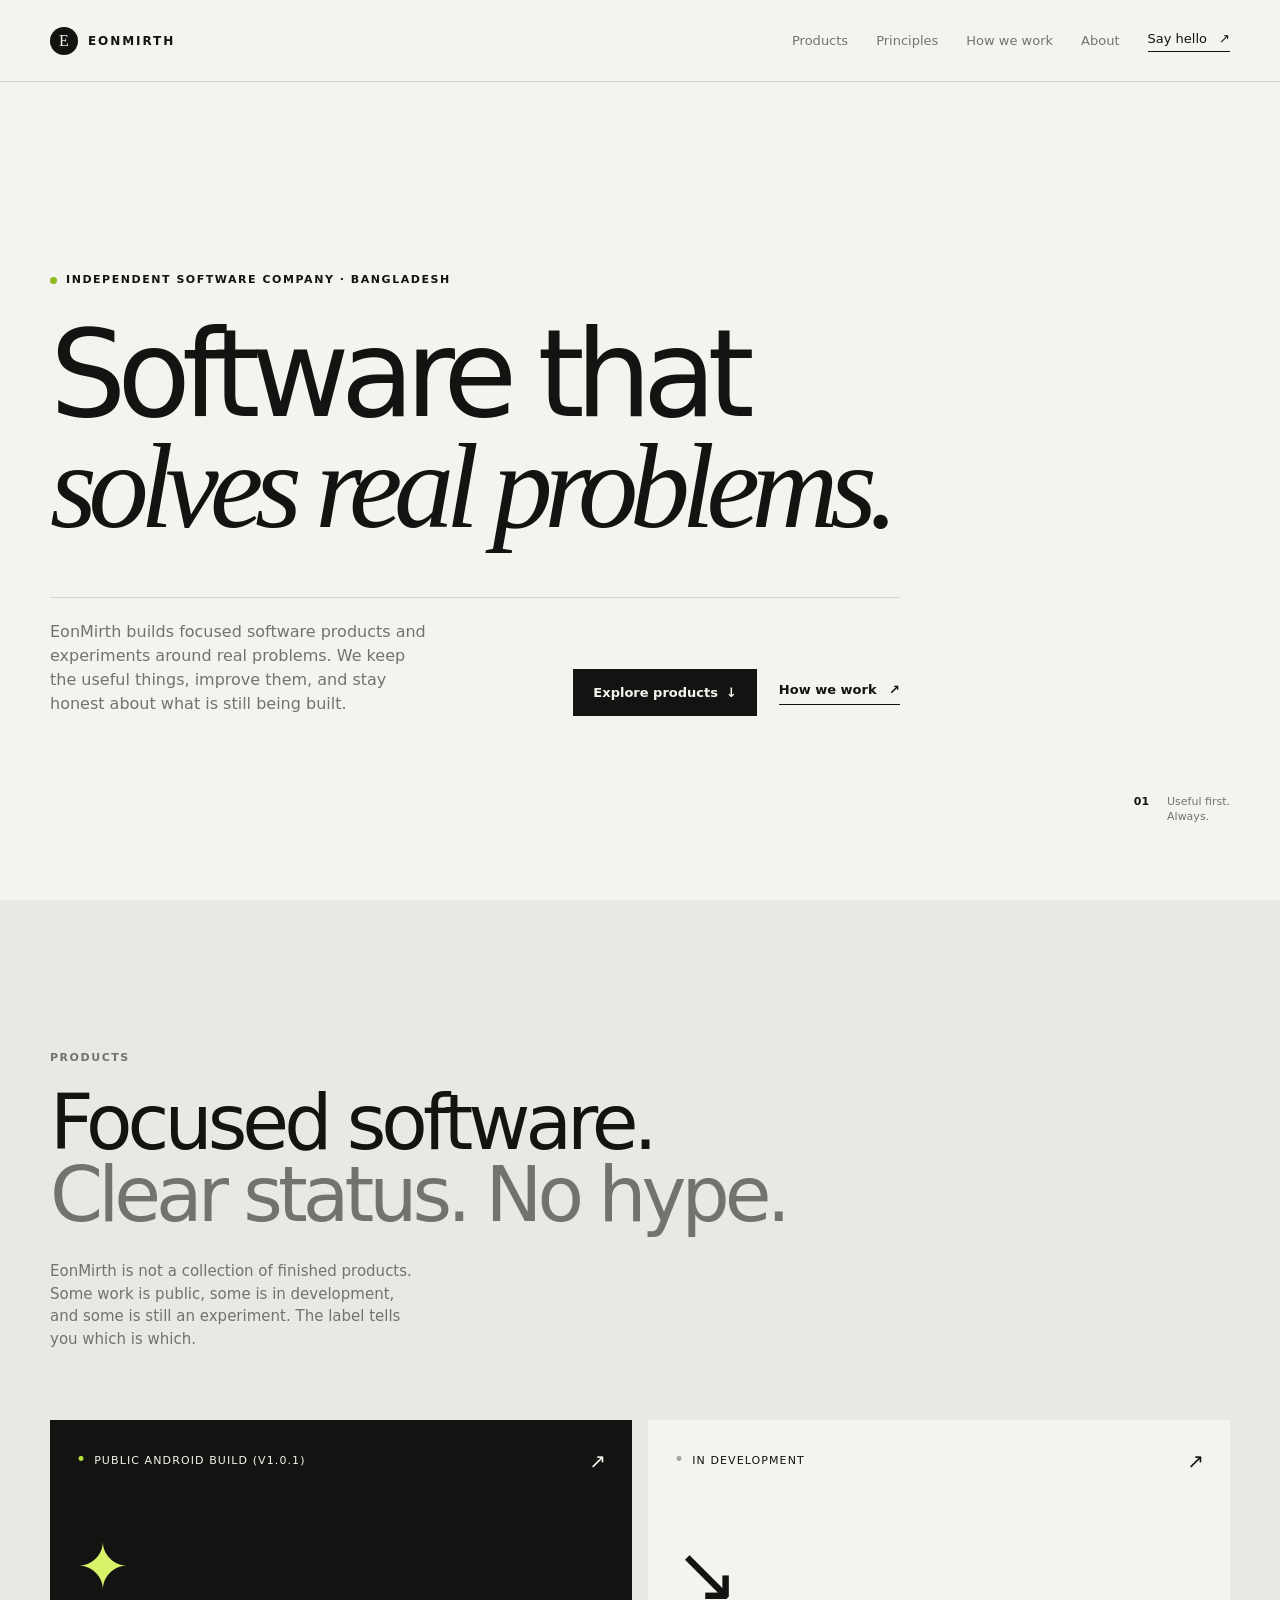
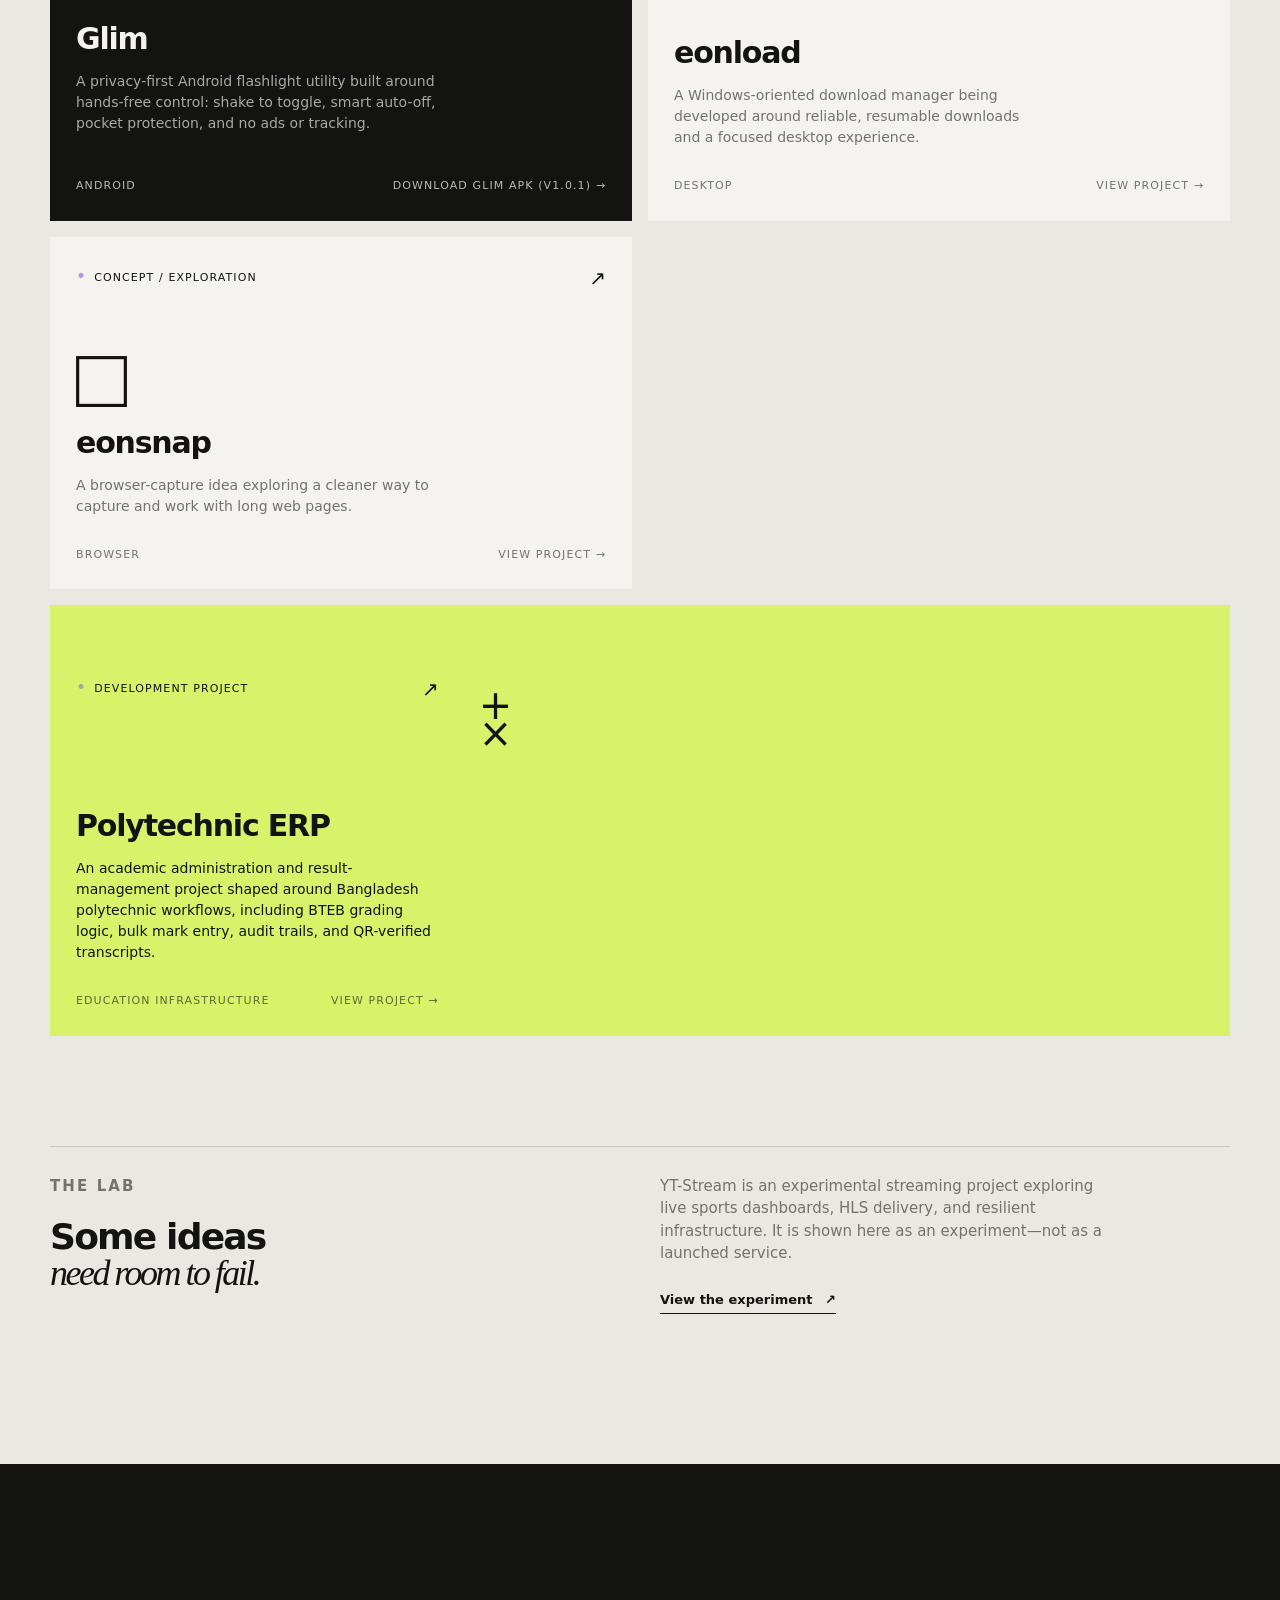
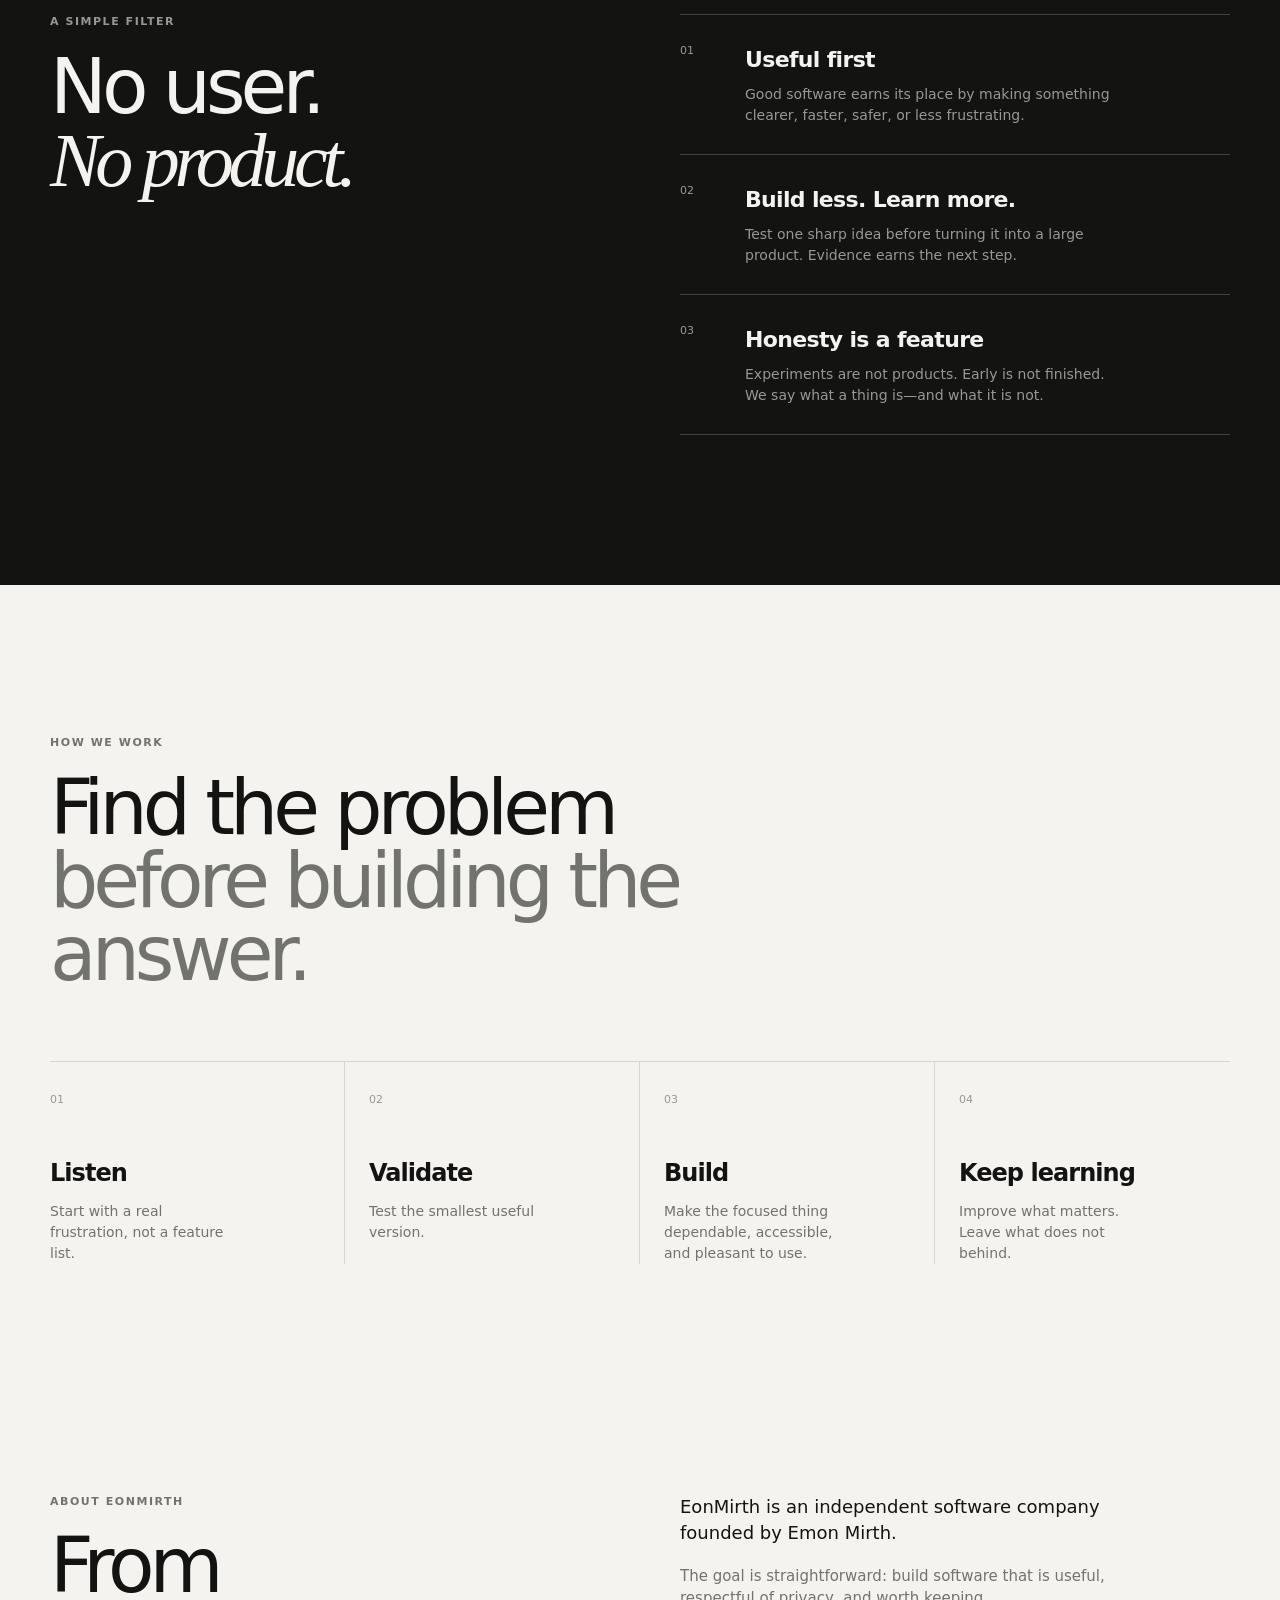
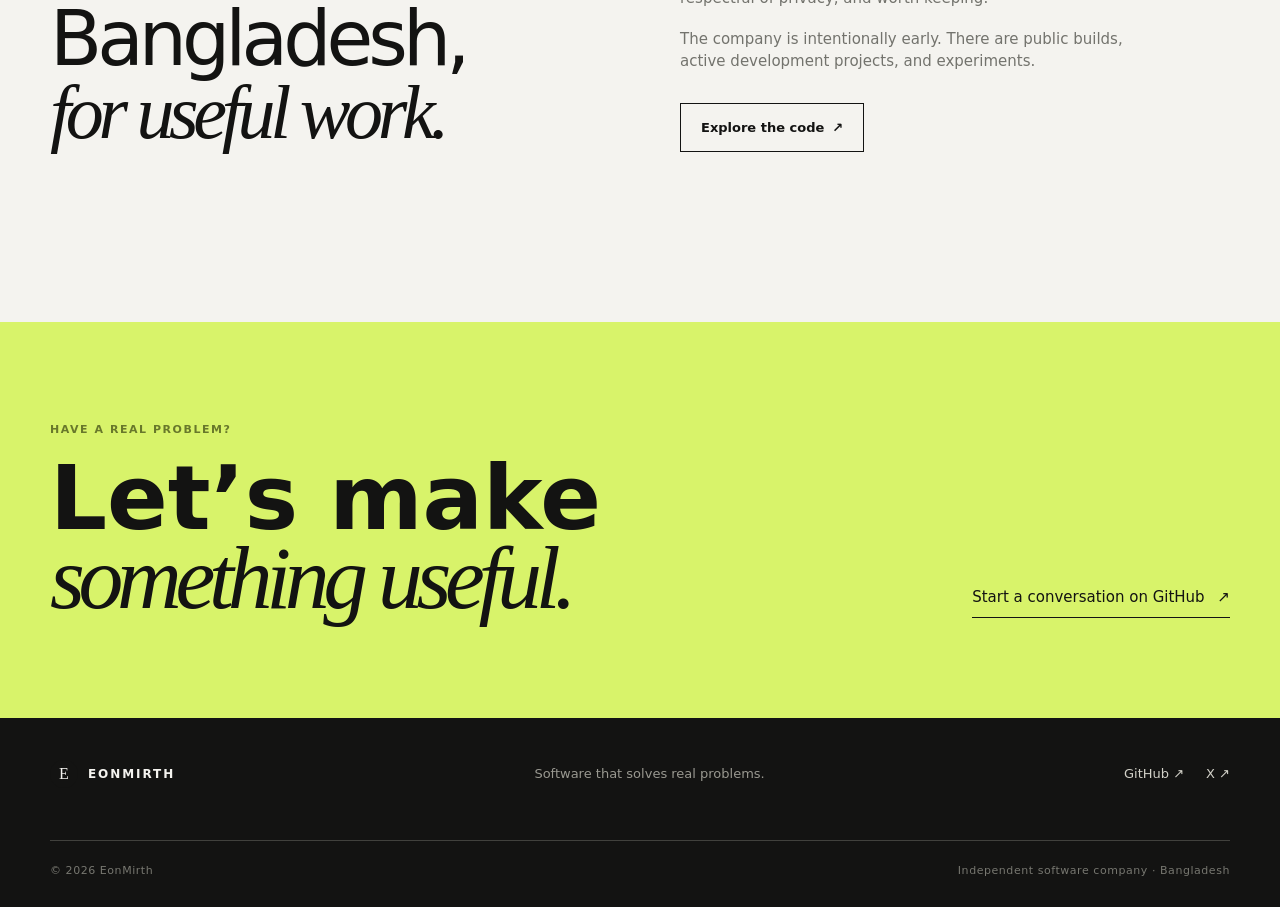
<file: index.html>
<!doctype html>
<html lang="en">
<head>
  <meta charset="utf-8">
  <meta name="viewport" content="width=device-width, initial-scale=1">
  <title>EonMirth — Software that solves real problems.</title>
  <meta name="description" content="EonMirth is an independent software company building focused, useful products from Bangladesh.">
  <meta name="author" content="EonMirth">
  <meta name="theme-color" content="#f4f3ef">
  <meta property="og:site_name" content="EonMirth">
  <meta property="og:title" content="EonMirth — Software that solves real problems.">
  <meta property="og:description" content="EonMirth is an independent software company building focused, useful products from Bangladesh.">
  <meta property="og:type" content="website">
  <meta property="og:url" content="https://eonmirth-web.vercel.app/">
  <meta name="twitter:card" content="summary">
  <meta name="twitter:title" content="EonMirth — Software that solves real problems.">
  <meta name="twitter:description" content="An independent software company building focused, useful products from Bangladesh.">
  <link rel="canonical" href="https://eonmirth-web.vercel.app/">
  <link rel="icon" href="data:image/svg+xml,%3Csvg xmlns='http://www.w3.org/2000/svg' viewBox='0 0 64 64'%3E%3Crect width='64' height='64' rx='16' fill='%23131312'/%3E%3Cpath d='M18 20h28M18 32h20M18 44h28' stroke='%23f4f3ef' stroke-width='5' stroke-linecap='round'/%3E%3C/svg%3E">
  <link rel="stylesheet" href="/styles.css">
  <script defer src="/script.js"></script>
</head>
<body>
  <a class="skip-link" href="#main">Skip to content</a>

  <header class="site-header">
    <div class="wrap nav-wrap">
      <a class="brand" href="#top" aria-label="EonMirth home"><span class="brand-mark" aria-hidden="true">E</span><span>EONMIRTH</span></a>
      <button class="menu-toggle" type="button" aria-expanded="false" aria-controls="site-nav"><span class="sr-only">Toggle navigation</span><i></i><i></i></button>
      <nav id="site-nav" class="site-nav" aria-label="Main navigation">
        <a href="#products">Products</a>
        <a href="#principles">Principles</a>
        <a href="#process">How we work</a>
        <a href="#about">About</a>
        <a class="nav-cta" href="https://github.com/emonmirth" target="_blank" rel="noopener noreferrer">Say hello <span aria-hidden="true">↗</span></a>
      </nav>
    </div>
  </header>

  <main id="main">
    <section id="top" class="hero wrap" aria-labelledby="hero-title">
      <div class="eyebrow reveal"><span class="eyebrow-dot" aria-hidden="true"></span>Independent software company · Bangladesh</div>
      <h1 id="hero-title" class="reveal delay-1">Software that<br><em>solves real problems.</em></h1>
      <div class="hero-bottom reveal delay-2">
        <p class="hero-copy">EonMirth builds focused software products and experiments around real problems. We keep the useful things, improve them, and stay honest about what is still being built.</p>
        <div class="hero-actions">
          <a class="button button-dark" href="#products">Explore products <span aria-hidden="true">↓</span></a>
          <a class="text-link" href="#process">How we work <span aria-hidden="true">↗</span></a>
        </div>
      </div>
      <div class="hero-note reveal delay-3" aria-label="Company principle"><span>01</span><span>Useful first.<br>Always.</span></div>
    </section>

    <section id="products" class="section products-section" aria-labelledby="products-title">
      <div class="wrap">
        <div class="section-intro">
          <p class="kicker">Products</p>
          <h2 id="products-title">Focused software.<br><span>Clear status. No hype.</span></h2>
          <p class="intro-copy">EonMirth is not a collection of finished products. Some work is public, some is in development, and some is still an experiment. The label tells you which is which.</p>
        </div>

        <div class="product-grid">
          <a class="product-card featured reveal" href="https://github.com/emonmirth/android-flashlight-app/releases/download/v1.0.1/Glim-v1.0.1.apk" target="_blank" rel="noopener noreferrer" aria-label="Glim public Android build — download APK">
            <div class="card-top"><span class="status live">Public Android build (v1.0.1)</span><span class="arrow" aria-hidden="true">↗</span></div>
            <div class="product-symbol sun" aria-hidden="true">✦</div>
            <h3>Glim</h3>
            <p>A privacy-first Android flashlight utility built around hands-free control: shake to toggle, smart auto-off, pocket protection, and no ads or tracking.</p>
            <div class="card-foot"><span>Android</span><span>Download Glim APK (v1.0.1) →</span></div>
          </a>

          <a class="product-card reveal delay-1" href="https://github.com/emonmirth/eonload" target="_blank" rel="noopener noreferrer" aria-label="eonload in development — view project on GitHub">
            <div class="card-top"><span class="status building">In development</span><span class="arrow" aria-hidden="true">↗</span></div>
            <div class="product-symbol line" aria-hidden="true">↘</div>
            <h3>eonload</h3>
            <p>A Windows-oriented download manager being developed around reliable, resumable downloads and a focused desktop experience.</p>
            <div class="card-foot"><span>Desktop</span><span>View project →</span></div>
          </a>

          <a class="product-card reveal delay-2" href="https://github.com/emonmirth/eonsnap" target="_blank" rel="noopener noreferrer" aria-label="eonsnap concept and exploration — view project on GitHub">
            <div class="card-top"><span class="status exploring">Concept / Exploration</span><span class="arrow" aria-hidden="true">↗</span></div>
            <div class="product-symbol frame" aria-hidden="true">□</div>
            <h3>eonsnap</h3>
            <p>A browser-capture idea exploring a cleaner way to capture and work with long web pages.</p>
            <div class="card-foot"><span>Browser</span><span>View project →</span></div>
          </a>

          <a class="product-card wide reveal" href="https://github.com/emonmirth/polytechnic-erp" target="_blank" rel="noopener noreferrer" aria-label="Polytechnic ERP development project — view project on GitHub">
            <div class="card-top"><span class="status building">Development project</span><span class="arrow" aria-hidden="true">↗</span></div>
            <div class="product-symbol grid-symbol" aria-hidden="true">+<br>×</div>
            <div class="wide-copy">
              <h3>Polytechnic ERP</h3>
              <p>An academic administration and result-management project shaped around Bangladesh polytechnic workflows, including BTEB grading logic, bulk mark entry, audit trails, and QR-verified transcripts.</p>
              <div class="card-foot"><span>Education infrastructure</span><span>View project →</span></div>
            </div>
          </a>
        </div>

        <div class="experiments">
          <div><p class="kicker">The lab</p><h3>Some ideas<br><em>need room to fail.</em></h3></div>
          <div>
            <p>YT-Stream is an experimental streaming project exploring live sports dashboards, HLS delivery, and resilient infrastructure. It is shown here as an experiment—not as a launched service.</p>
            <a class="text-link" href="https://github.com/emonmirth/YT-Stream" target="_blank" rel="noopener noreferrer">View the experiment <span aria-hidden="true">↗</span></a>
          </div>
        </div>
      </div>
    </section>

    <section id="principles" class="section principles-section" aria-labelledby="principles-title">
      <div class="wrap principle-layout">
        <div><p class="kicker">A simple filter</p><h2 id="principles-title">No user.<br><em>No product.</em></h2></div>
        <div class="principle-list">
          <div class="principle"><span>01</span><div><h3>Useful first</h3><p>Good software earns its place by making something clearer, faster, safer, or less frustrating.</p></div></div>
          <div class="principle"><span>02</span><div><h3>Build less. Learn more.</h3><p>Test one sharp idea before turning it into a large product. Evidence earns the next step.</p></div></div>
          <div class="principle"><span>03</span><div><h3>Honesty is a feature</h3><p>Experiments are not products. Early is not finished. We say what a thing is—and what it is not.</p></div></div>
        </div>
      </div>
    </section>

    <section id="process" class="section process-section" aria-labelledby="process-title">
      <div class="wrap">
        <div class="section-intro"><p class="kicker">How we work</p><h2 id="process-title">Find the problem<br><span>before building the answer.</span></h2></div>
        <div class="process-grid">
          <div class="process-item"><span>01</span><h3>Listen</h3><p>Start with a real frustration, not a feature list.</p></div>
          <div class="process-item"><span>02</span><h3>Validate</h3><p>Test the smallest useful version.</p></div>
          <div class="process-item"><span>03</span><h3>Build</h3><p>Make the focused thing dependable, accessible, and pleasant to use.</p></div>
          <div class="process-item"><span>04</span><h3>Keep learning</h3><p>Improve what matters. Leave what does not behind.</p></div>
        </div>
      </div>
    </section>

    <section id="about" class="section about-section" aria-labelledby="about-title">
      <div class="wrap about-layout">
        <div><p class="kicker">About EonMirth</p><h2 id="about-title">From Bangladesh,<br><em>for useful work.</em></h2></div>
        <div class="about-copy">
          <p>EonMirth is an independent software company founded by Emon Mirth.</p>
          <p>The goal is straightforward: build software that is useful, respectful of privacy, and worth keeping.</p>
          <p class="about-note">The company is intentionally early. There are public builds, active development projects, and experiments.</p>
          <a class="button button-outline" href="https://github.com/emonmirth" target="_blank" rel="noopener noreferrer">Explore the code <span aria-hidden="true">↗</span></a>
        </div>
      </div>
    </section>

    <section class="contact-section" aria-labelledby="contact-title">
      <div class="wrap contact-inner">
        <div><p class="kicker">Have a real problem?</p><h2 id="contact-title">Let’s make<br><em>something useful.</em></h2></div>
        <a class="contact-link" href="https://github.com/emonmirth" target="_blank" rel="noopener noreferrer">Start a conversation on GitHub <span aria-hidden="true">↗</span></a>
      </div>
    </section>
  </main>

  <footer class="site-footer">
    <div class="wrap footer-top">
      <a class="brand" href="#top" aria-label="Back to EonMirth home"><span class="brand-mark" aria-hidden="true">E</span><span>EONMIRTH</span></a>
      <p>Software that solves real problems.</p>
      <div class="footer-links"><a href="https://github.com/emonmirth" target="_blank" rel="noopener noreferrer">GitHub ↗</a><a href="https://x.com/EonMirth" target="_blank" rel="noopener noreferrer">X ↗</a></div>
    </div>
    <div class="wrap footer-bottom"><span>© 2026 EonMirth</span><span>Independent software company · Bangladesh</span></div>
  </footer>
</body>
</html>
</file>
<file: styles.css>
:root {
  --ink: #131312;
  --paper: #f4f3ef;
  --muted: #73736d;
  --line: #d7d6cf;
  --accent: #d8f36a;
  --accent-deep: #9aaf42;
  --serif: Georgia, 'Times New Roman', serif;
  --sans: Inter, ui-sans-serif, system-ui, -apple-system, BlinkMacSystemFont, 'Segoe UI', sans-serif;
  --ease: cubic-bezier(.23, 1, .32, 1);
}

* { box-sizing: border-box; }
html { scroll-behavior: smooth; }
body { margin: 0; background: var(--paper); color: var(--ink); font-family: var(--sans); font-size: 16px; line-height: 1.5; -webkit-font-smoothing: antialiased; }
a { color: inherit; }
.wrap { width: min(1180px, calc(100% - 48px)); margin: 0 auto; }
.skip-link { position: absolute; left: -999px; top: 12px; background: var(--ink); color: var(--paper); padding: 10px 16px; z-index: 99; }
.skip-link:focus { left: 12px; }
.sr-only { position: absolute; width: 1px; height: 1px; padding: 0; overflow: hidden; clip: rect(0, 0, 0, 0); white-space: nowrap; border: 0; }

:focus-visible { outline: 3px solid var(--accent-deep); outline-offset: 4px; }

.site-header { height: 82px; border-bottom: 1px solid var(--line); display: flex; align-items: center; }
.nav-wrap, .footer-top, .footer-bottom { display: flex; align-items: center; justify-content: space-between; }
.brand { display: inline-flex; align-items: center; gap: 10px; color: inherit; text-decoration: none; font-size: 12px; font-weight: 800; letter-spacing: .16em; }
.brand-mark { display: grid; place-items: center; width: 28px; height: 28px; background: var(--ink); color: var(--paper); font-size: 16px; font-family: var(--serif); font-weight: 400; letter-spacing: 0; border-radius: 50%; }
.site-nav { display: flex; align-items: center; gap: 28px; }
.site-nav a, .footer-links a { color: var(--muted); font-size: 13px; text-decoration: none; transition: color .18s ease; }
.site-nav a:hover, .footer-links a:hover, .text-link:hover { color: var(--ink); }
.nav-cta { color: var(--ink) !important; border-bottom: 1px solid var(--ink); padding-bottom: 3px; }
.nav-cta span, .text-link span, .contact-link span, .button span { margin-left: 8px; }
.menu-toggle { display: none; background: none; border: 0; padding: 10px; cursor: pointer; }
.menu-toggle i { display: block; width: 22px; height: 1px; background: var(--ink); margin: 5px; transition: transform .18s ease; }
.menu-toggle[aria-expanded='true'] i:first-of-type { transform: translateY(3px) rotate(45deg); }
.menu-toggle[aria-expanded='true'] i:last-of-type { transform: translateY(-3px) rotate(-45deg); }

.hero { min-height: calc(100vh - 82px); padding-top: clamp(100px, 15vw, 190px); position: relative; }
.eyebrow, .kicker { font-size: 11px; font-weight: 800; letter-spacing: .14em; text-transform: uppercase; }
.eyebrow { display: flex; align-items: center; gap: 9px; }
.eyebrow-dot { width: 7px; height: 7px; border-radius: 50%; background: #8dba20; }
.hero h1 { font-size: clamp(56px, 9.4vw, 132px); line-height: .93; letter-spacing: -.075em; font-weight: 500; margin: 30px 0 54px; max-width: 1000px; }
.hero h1 em, h2 em, .experiments h3 em { font-family: var(--serif); font-weight: 400; letter-spacing: -.07em; }
.hero-bottom { display: flex; justify-content: space-between; align-items: flex-end; border-top: 1px solid var(--line); padding-top: 22px; max-width: 850px; }
.hero-copy { max-width: 380px; margin: 0; color: var(--muted); font-size: 16px; }
.hero-actions { display: flex; align-items: center; gap: 22px; }
.button { display: inline-flex; align-items: center; justify-content: center; text-decoration: none; padding: 14px 20px; font-size: 13px; font-weight: 700; transition: transform .18s var(--ease), background .18s ease, color .18s ease; }
.button:hover { transform: translateY(-2px); }
.button:active { transform: scale(.98); }
.button-dark { background: var(--ink); color: var(--paper); }
.button-dark:hover { background: #30302e; }
.button-outline { border: 1px solid var(--ink); color: var(--ink); }
.button-outline:hover { background: var(--ink); color: var(--paper); }
.text-link { display: inline-block; color: var(--ink); text-decoration: none; border-bottom: 1px solid var(--ink); padding-bottom: 4px; font-size: 13px; font-weight: 700; transition: color .18s ease; }
.hero-note { position: absolute; right: 0; bottom: 76px; display: flex; gap: 18px; color: var(--muted); font-size: 11px; line-height: 1.3; }
.hero-note span:first-child { color: var(--ink); font-weight: 700; }

.section { padding: 150px 0; }
.products-section { background: #e9e8e2; }
.section-intro { max-width: 750px; }
.kicker { color: var(--muted); margin: 0 0 20px; }
.section h2 { font-size: clamp(40px, 6vw, 76px); line-height: .96; letter-spacing: -.065em; font-weight: 500; margin: 0; }
.section h2 span { color: var(--muted); }
.intro-copy { color: var(--muted); max-width: 365px; margin: 28px 0 0; font-size: 15px; }
.product-grid { display: grid; grid-template-columns: repeat(2, 1fr); gap: 16px; margin-top: 70px; }
.product-card { min-height: 340px; padding: 26px; background: var(--paper); color: var(--ink); text-decoration: none; display: flex; flex-direction: column; transition: transform .25s var(--ease), background .25s ease; }
.product-card:hover { transform: translateY(-5px); background: #fff; }
.product-card.featured { background: var(--ink); color: var(--paper); }
.product-card.featured:hover { background: #262624; }
.card-top, .card-foot { display: flex; justify-content: space-between; align-items: center; gap: 16px; }
.status, .card-foot { font-size: 11px; text-transform: uppercase; letter-spacing: .1em; }
.status { white-space: nowrap; }
.status:before { content: '•'; font-size: 17px; line-height: 0; margin-right: 7px; vertical-align: -1px; }
.live:before { color: #b5df39; }
.building:before { color: #a6a59e; }
.exploring:before { color: #b492e8; }
.arrow { font-size: 20px; }
.product-symbol { font-size: 64px; line-height: 1; margin-top: 60px; font-family: var(--serif); }
.sun { color: var(--accent); }
.line { font-size: 78px; }
.frame { font-size: 85px; font-weight: 200; line-height: .6; }
.grid-symbol { font-family: var(--sans); font-size: 40px; line-height: .7; }
.product-card h3 { font-size: 30px; letter-spacing: -.04em; margin: 16px 0 10px; font-weight: 600; }
.product-card p { color: var(--muted); font-size: 14px; max-width: 365px; margin: 0; }
.featured p { color: #aaa9a1; }
.card-foot { margin-top: auto; padding-top: 30px; color: var(--muted); }
.featured .card-foot { color: #bbb9b1; }
.wide { grid-column: 1 / -1; min-height: 280px; display: grid; grid-template-columns: 1fr 2fr; gap: 40px; background: var(--accent); }
.wide:hover { background: #e0fa83; }
.wide .wide-copy { align-self: end; }
.wide p { color: var(--ink); max-width: 540px; }
.wide .card-foot { color: #5e6a31; }
.experiments { border-top: 1px solid #c8c7c0; margin-top: 110px; padding-top: 28px; display: grid; grid-template-columns: 1fr 1fr; gap: 40px; }
.experiments h3 { font-size: 36px; line-height: 1; letter-spacing: -.05em; margin: 0; }
.experiments p { max-width: 450px; color: var(--muted); margin: 0 0 22px; font-size: 15px; }

.principles-section { background: var(--ink); color: var(--paper); }
.principle-layout { display: grid; grid-template-columns: 1fr 1fr; gap: 80px; }
.principles-section .kicker, .principles-section .principle p { color: #999890; }
.principle-list { border-top: 1px solid #44443f; }
.principle { display: grid; grid-template-columns: 45px 1fr; gap: 20px; padding: 28px 0; border-bottom: 1px solid #44443f; }
.principle > span, .process-item > span { font-size: 11px; color: #999890; }
.principle h3 { font-size: 22px; margin: 0 0 8px; letter-spacing: -.03em; }
.principle p { margin: 0; max-width: 380px; font-size: 14px; }

.process-section { background: var(--paper); }
.process-grid { display: grid; grid-template-columns: repeat(4, 1fr); border-top: 1px solid var(--line); margin-top: 70px; }
.process-item { padding: 24px 24px 0 0; border-right: 1px solid var(--line); min-height: 180px; }
.process-item:not(:first-child) { padding-left: 24px; }
.process-item:last-child { border-right: 0; }
.process-item h3 { font-size: 24px; margin: 45px 0 10px; letter-spacing: -.04em; }
.process-item p { color: var(--muted); font-size: 14px; margin: 0; max-width: 190px; }

.about-section { padding-top: 80px; padding-bottom: 170px; }
.about-layout { display: grid; grid-template-columns: 1fr 1fr; gap: 80px; }
.about-copy { max-width: 450px; }
.about-copy p { font-size: 18px; line-height: 1.45; margin: 0 0 20px; }
.about-copy p:nth-child(2), .about-copy .about-note { color: var(--muted); font-size: 15px; }
.about-copy .about-note { margin-bottom: 30px; }
.contact-section { background: var(--accent); padding: 100px 0; }
.contact-inner { display: flex; align-items: flex-end; justify-content: space-between; }
.contact-section .kicker { color: #68782b; }
.contact-section h2 { font-size: clamp(48px, 7vw, 94px); line-height: .88; margin: 0; }
.contact-link { color: var(--ink); text-decoration: none; border-bottom: 1px solid var(--ink); padding-bottom: 8px; font-size: 15px; }

.site-footer { background: var(--ink); color: var(--paper); padding: 42px 0 28px; }
.footer-top { padding-bottom: 52px; border-bottom: 1px solid #41413d; }
.footer-top p { color: #999890; font-size: 13px; margin: 0; }
.footer-links { display: flex; gap: 22px; }
.footer-links a { color: #d2d1c8; }
.footer-bottom { padding-top: 22px; color: #777770; font-size: 11px; letter-spacing: .05em; }

.reveal { opacity: 0; transform: translateY(18px); transition: opacity .7s var(--ease), transform .7s var(--ease); }
.reveal.visible { opacity: 1; transform: none; }
.delay-1 { transition-delay: .08s; }
.delay-2 { transition-delay: .16s; }
.delay-3 { transition-delay: .24s; }

@media (max-width: 760px) {
  .wrap { width: min(100% - 36px, 1180px); }
  .site-header { height: 70px; }
  .menu-toggle { display: block; }
  .site-nav { position: absolute; display: none; top: 70px; left: 0; right: 0; background: var(--paper); border-bottom: 1px solid var(--line); padding: 22px 18px; z-index: 5; flex-direction: column; align-items: flex-start; gap: 18px; }
  .site-nav.open { display: flex; }
  .nav-cta { margin-top: 5px; }
  .hero { min-height: calc(100vh - 70px); padding-top: 100px; }
  .hero h1 { font-size: clamp(52px, 15vw, 80px); margin: 28px 0 46px; }
  .hero-bottom { display: block; }
  .hero-actions { margin-top: 32px; flex-wrap: wrap; }
  .hero-note { position: static; margin-top: 70px; }
  .section { padding: 90px 0; }
  .product-grid { grid-template-columns: 1fr; margin-top: 48px; }
  .product-card { min-height: 320px; }
  .wide { grid-column: auto; display: flex; gap: 0; }
  .wide .wide-copy { margin-top: 28px; }
  .experiments, .principle-layout, .about-layout { grid-template-columns: 1fr; gap: 42px; }
  .experiments { margin-top: 70px; }
  .process-grid { grid-template-columns: 1fr 1fr; margin-top: 48px; }
  .process-item { min-height: 210px; padding: 20px 12px 0 0; }
  .process-item:not(:first-child) { padding-left: 14px; }
  .process-item:nth-child(2) { border-right: 0; }
  .process-item:nth-child(3), .process-item:nth-child(4) { border-top: 1px solid var(--line); padding-top: 24px; }
  .process-item h3 { margin-top: 32px; font-size: 21px; }
  .about-section { padding-top: 30px; padding-bottom: 100px; }
  .contact-inner { display: block; }
  .contact-link { display: inline-block; margin-top: 42px; }
  .footer-top { align-items: start; display: grid; grid-template-columns: 1fr 1fr; gap: 28px; }
  .footer-top p { grid-column: 1 / -1; grid-row: 2; }
  .footer-links { grid-column: 2; grid-row: 1; justify-content: flex-end; }
  .footer-bottom { display: block; }
  .footer-bottom span { display: block; margin-bottom: 6px; }
}

@media (max-width: 390px) {
  .wrap { width: min(100% - 28px, 1180px); }
  .hero { padding-top: 78px; }
  .hero h1 { font-size: 49px; }
  .hero-actions { align-items: flex-start; flex-direction: column; }
  .product-card { padding: 22px; }
  .card-top { align-items: flex-start; }
  .status { white-space: normal; }
  .process-item { min-height: 225px; }
}

@media (prefers-reduced-motion: reduce) {
  html { scroll-behavior: auto; }
  .reveal, .product-card, .button, .menu-toggle i { opacity: 1; transform: none; transition: none; }
}
</file>
